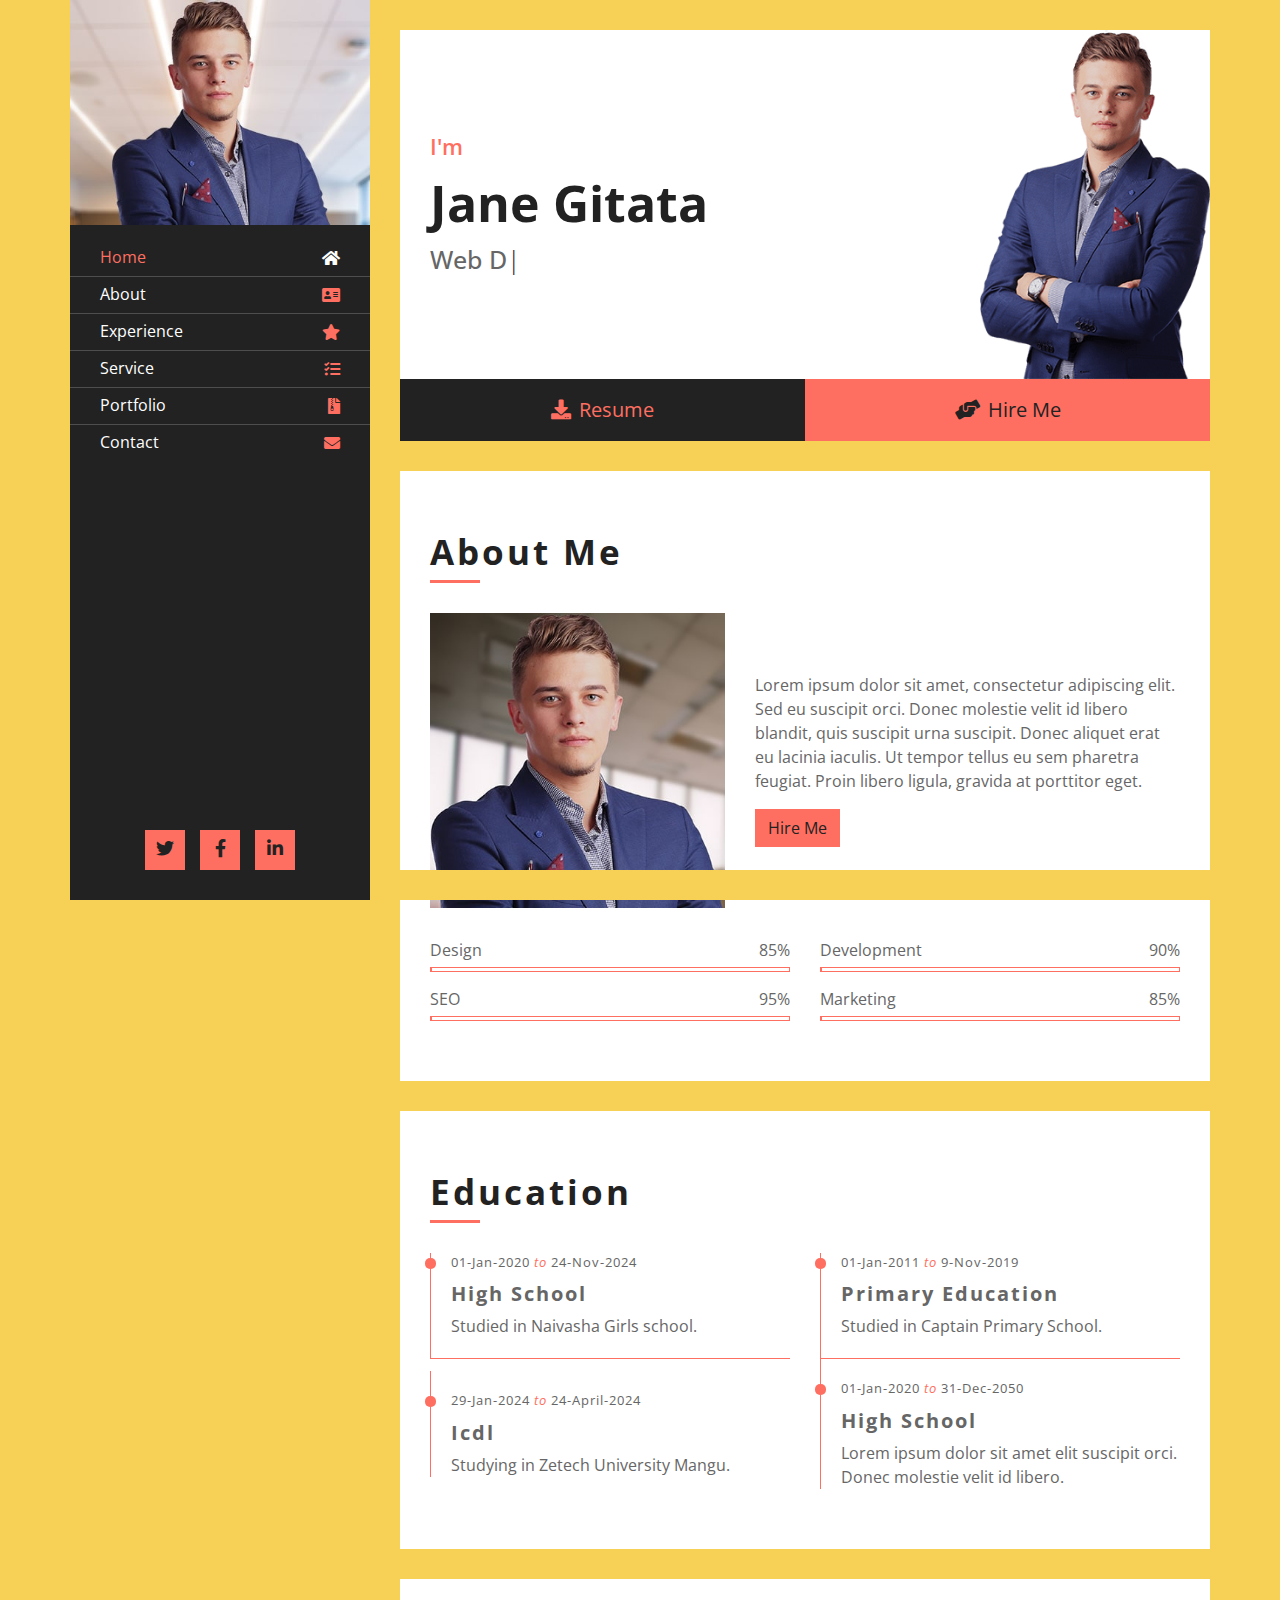
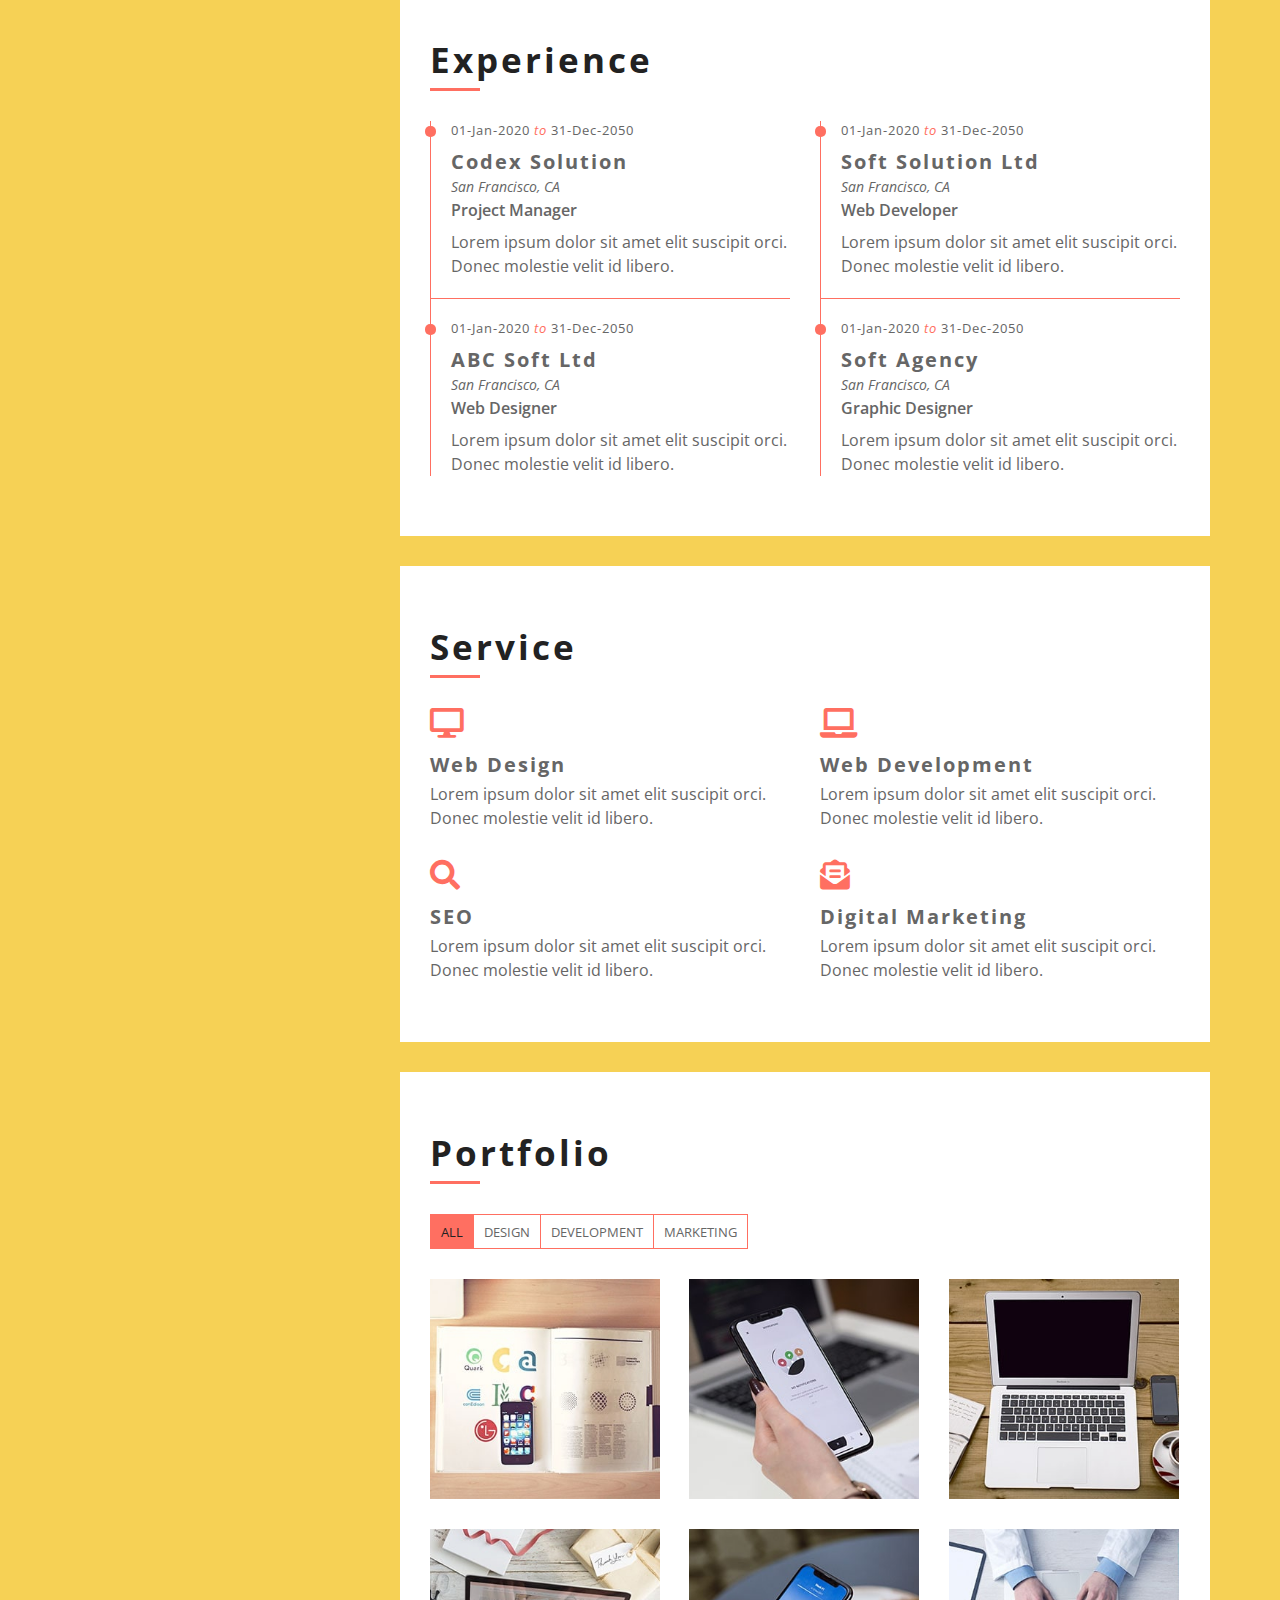
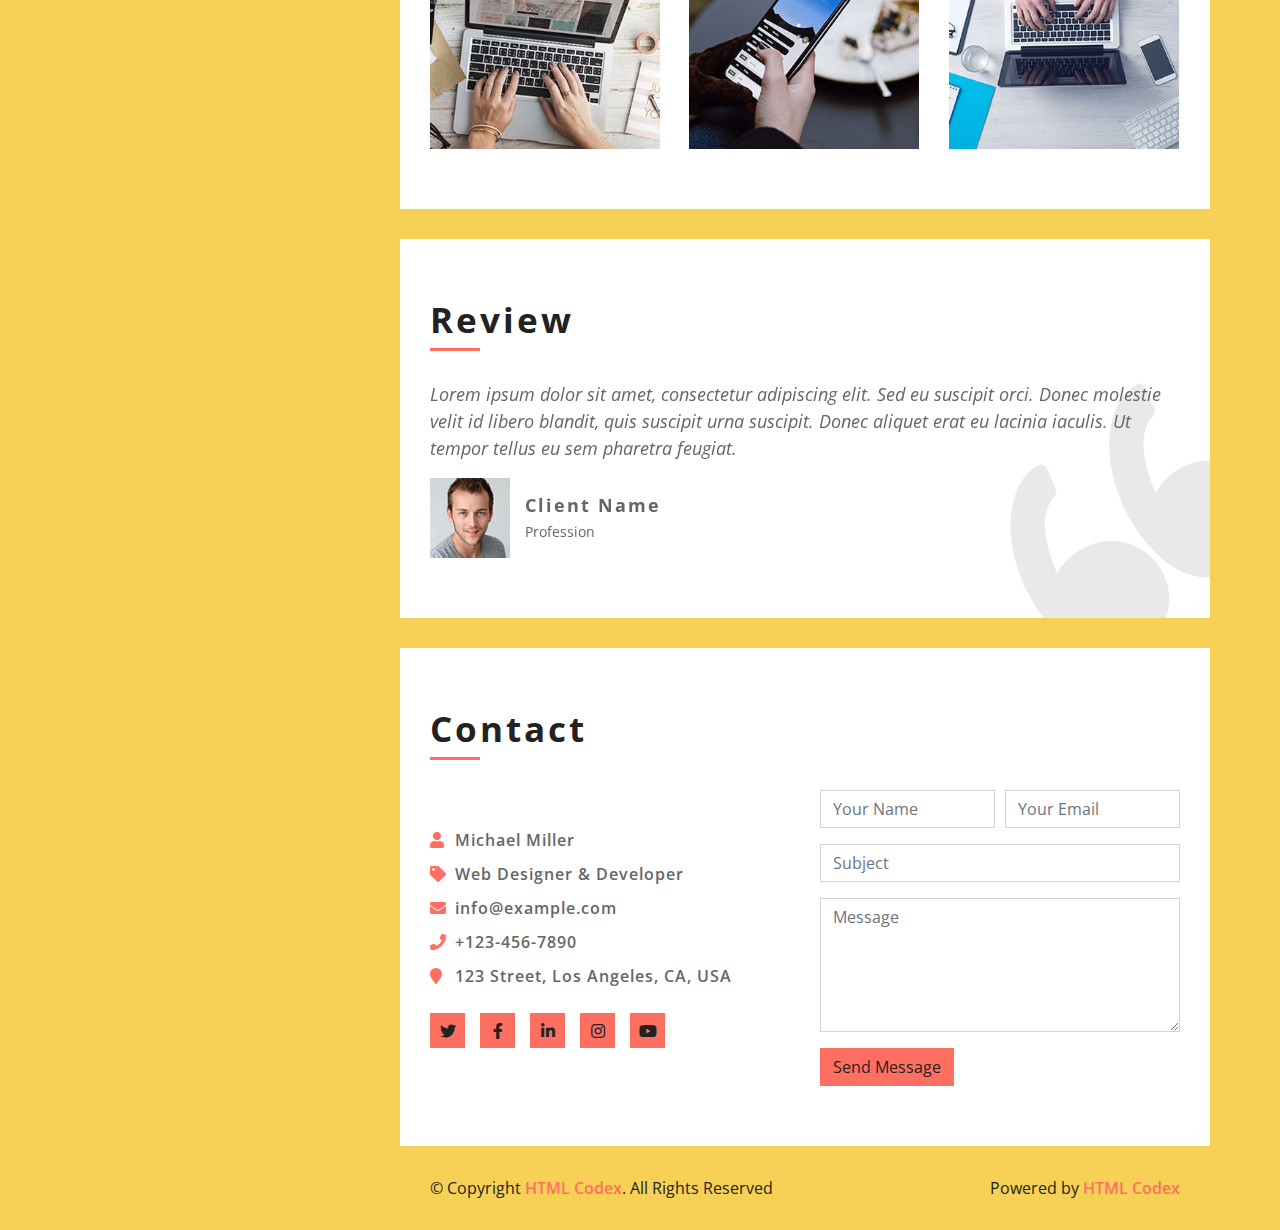
<file: resume-production/index.html>
<!DOCTYPE html>
<html lang="en">
    <head>
        <meta charset="utf-8">
        <title>Jane Gitata</title>
        <meta content="width=device-width, initial-scale=1.0" name="viewport">
        <meta content="Resume Website Template Free Download" name="keywords">
        <meta content="Resume Website Template Free Download" name="description">

        <!-- Favicon -->
        <link href="img/favicon.ico" rel="icon">

        <!-- Google Fonts -->
        <link href="https://fonts.googleapis.com/css2?family=Open+Sans:300;400;600;700;800&display=swap" rel="stylesheet">

        <!-- CSS Libraries -->
        <link href="https://stackpath.bootstrapcdn.com/bootstrap/4.4.1/css/bootstrap.min.css" rel="stylesheet">
        <link href="https://cdnjs.cloudflare.com/ajax/libs/font-awesome/5.10.0/css/all.min.css" rel="stylesheet">
        <link href="lib/slick/slick.css" rel="stylesheet">
        <link href="lib/slick/slick-theme.css" rel="stylesheet">
        <link href="lib/lightbox/css/lightbox.min.css" rel="stylesheet">

        <!-- Template Stylesheet -->
        <link href="css/style.css" rel="stylesheet">
    </head>

    <body data-spy="scroll" data-target=".navbar" data-offset="51">
        <div class="wrapper">
            <div class="sidebar">
                <div class="sidebar-header">
                    <img src="img/profile.jpg" alt="Image">
                </div>
                <div class="sidebar-content">
                    <nav class="navbar navbar-expand-md bg-dark navbar-dark">
                        <a href="#" class="navbar-brand">Navigation</a>
                        <button type="button" class="navbar-toggler" data-toggle="collapse" data-target="#navbarCollapse">
                            <span class="navbar-toggler-icon"></span>
                        </button>
                        <div class="collapse navbar-collapse" id="navbarCollapse">
                            <ul class="nav navbar-nav">
                                <li class="nav-item">
                                    <a class="nav-link" href="#header">Home<i class="fa fa-home"></i></a>
                                </li>
                                <li class="nav-item">
                                    <a class="nav-link" href="#about">About<i class="fa fa-address-card"></i></a>
                                </li>
                                <li class="nav-item">
                                    <a class="nav-link" href="#experience">Experience<i class="fa fa-star"></i></a>
                                </li>
                                <li class="nav-item">
                                    <a class="nav-link" href="#service">Service<i class="fa fa-tasks"></i></a>
                                </li>
                                <li class="nav-item">
                                    <a class="nav-link" href="#portfolio">Portfolio<i class="fa fa-file-archive"></i></a>
                                </li>
                                <li class="nav-item">
                                    <a class="nav-link" href="#contact">Contact<i class="fa fa-envelope"></i></a>
                                </li>
                            </ul>
                        </div>
                    </nav>
                </div>
                <div class="sidebar-footer">
                    <a href="#"><i class="fab fa-twitter"></i></a>
                    <a href="#"><i class="fab fa-facebook-f"></i></a>
                    <a href="#"><i class="fab fa-linkedin-in"></i></a>
                </div>
            </div>
            <div class="content">
                <!-- Header Start -->
                <div class="header" id="header">
                    <div class="content-inner">
                        <p>I'm</p>
                        <h1>Jane Gitata</h1>
                        <h2></h2>
                        <div class="typed-text">Web Designer, Web Developer, Front End Developer, Apps Developer, Graphic Designer</div>
                    </div>
                </div>
                <!-- Header End -->
                
                <!-- Large Button Start -->
                <div class="large-btn">
                    <div class="content-inner">
                        <a class="btn" href="#"><i class="fa fa-download"></i>Resume</a>
                        <a class="btn" href="#"><i class="fa fa-hands-helping"></i>Hire Me</a>
                    </div>
                </div>
                <!-- Large Button End -->
                
                <!-- About Start -->
                <div class="about" id="about">
                    <div class="content-inner">
                        <div class="content-header">
                            <h2>About Me</h2>
                        </div>
                        <div class="row align-items-center">
                            <div class="col-md-6 col-lg-5">
                                <img src="img/about.jpg" alt="Image">
                            </div>
                            <div class="col-md-6 col-lg-7">
                                <p>
                                    Lorem ipsum dolor sit amet, consectetur adipiscing elit. Sed eu suscipit orci. Donec molestie velit id libero blandit, quis suscipit urna suscipit. Donec aliquet erat eu lacinia iaculis. Ut tempor tellus eu sem pharetra feugiat. Proin libero ligula, gravida at porttitor eget.
                                </p>
                                <a class="btn" href="#">Hire Me</a>
                            </div>
                        </div>
                        <div class="row">
                            <div class="col-md-6">
                                <div class="skills">
                                    <div class="skill-name">
                                        <p>Design</p><p>85%</p>
                                    </div>
                                    <div class="progress">
                                        <div class="progress-bar" role="progressbar" aria-valuenow="85" aria-valuemin="0" aria-valuemax="100"></div>
                                    </div>
                                    <div class="skill-name">
                                        <p>SEO</p><p>95%</p>
                                    </div>
                                    <div class="progress">
                                        <div class="progress-bar" role="progressbar" aria-valuenow="95" aria-valuemin="0" aria-valuemax="100"></div>
                                    </div>
                                </div>
                            </div>
                            <div class="col-md-6">
                                <div class="skills">
                                    <div class="skill-name">
                                        <p>Development</p><p>90%</p>
                                    </div>
                                    <div class="progress">
                                        <div class="progress-bar" role="progressbar" aria-valuenow="90" aria-valuemin="0" aria-valuemax="100"></div>
                                    </div>
                                    <div class="skill-name">
                                        <p>Marketing</p><p>85%</p>
                                    </div>
                                    <div class="progress">
                                        <div class="progress-bar" role="progressbar" aria-valuenow="85" aria-valuemin="0" aria-valuemax="100"></div>
                                    </div>
                                </div>
                            </div>
                        </div>
                    </div>
                </div>
                <!-- About End -->
                
                <!-- Education Start -->
                <div class="education" id="education">
                    <div class="content-inner">
                        <div class="content-header">
                            <h2>Education</h2>
                        </div>
                        <div class="row align-items-center">
                            <div class="col-md-6">
                                <div class="edu-col">
                                    <span>01-Jan-2020 <i>to</i> 24-Nov-2024</span>
                                    <h3>High School</h3>
                                    <p>Studied in Naivasha Girls school.</p>
                                </div>
                            </div>
                            <div class="col-md-6">
                                <div class="edu-col">
                                    <span>01-Jan-2011 <i>to</i> 9-Nov-2019</span>
                                    <h3>Primary Education</h3>
                                    <p>Studied in Captain Primary School.</p>
                                </div>
                            </div>
                            <div class="col-md-6">
                                <div class="edu-col">
                                    <span>29-Jan-2024 <i>to</i> 24-April-2024</span>
                                    <h3>Icdl</h3>
                                    <p>Studying in Zetech University Mangu.</p>
                                </div>
                            </div>
                            <div class="col-md-6">
                                <div class="edu-col">
                                    <span>01-Jan-2020 <i>to</i> 31-Dec-2050</span>
                                    <h3>High School</h3>
                                    <p>Lorem ipsum dolor sit amet elit suscipit orci. Donec molestie velit id libero.</p>
                                </div>
                            </div>
                        </div>
                    </div>
                </div>
                <!-- Education Start -->
                
                <!-- Experience Start -->
                <div class="experience" id="experience">
                    <div class="content-inner">
                        <div class="content-header">
                            <h2>Experience</h2>
                        </div>
                        <div class="row align-items-center">
                            <div class="col-md-6">
                                <div class="exp-col">
                                    <span>01-Jan-2020 <i>to</i> 31-Dec-2050</span>
                                    <h3>Codex Solution</h3>
                                    <h4>San Francisco, CA</h4>
                                    <h5>Project Manager</h5>
                                    <p>Lorem ipsum dolor sit amet elit suscipit orci. Donec molestie velit id libero.</p>
                                </div>
                            </div>
                            <div class="col-md-6">
                                <div class="exp-col">
                                    <span>01-Jan-2020 <i>to</i> 31-Dec-2050</span>
                                    <h3>Soft Solution Ltd</h3>
                                    <h4>San Francisco, CA</h4>
                                    <h5>Web Developer</h5>
                                    <p>Lorem ipsum dolor sit amet elit suscipit orci. Donec molestie velit id libero.</p>
                                </div>
                            </div>
                            <div class="col-md-6">
                                <div class="exp-col">
                                    <span>01-Jan-2020 <i>to</i> 31-Dec-2050</span>
                                    <h3>ABC Soft Ltd</h3>
                                    <h4>San Francisco, CA</h4>
                                    <h5>Web Designer</h5>
                                    <p>Lorem ipsum dolor sit amet elit suscipit orci. Donec molestie velit id libero.</p>
                                </div>
                            </div>
                            <div class="col-md-6">
                                <div class="exp-col">
                                    <span>01-Jan-2020 <i>to</i> 31-Dec-2050</span>
                                    <h3>Soft Agency</h3>
                                    <h4>San Francisco, CA</h4>
                                    <h5>Graphic Designer</h5>
                                    <p>Lorem ipsum dolor sit amet elit suscipit orci. Donec molestie velit id libero.</p>
                                </div>
                            </div>
                        </div>
                    </div>
                </div>
                <!-- Experience Start -->
                
                <!-- Service Start -->
                <div class="service" id="service">
                    <div class="content-inner">
                        <div class="content-header">
                            <h2>Service</h2>
                        </div>
                        <div class="row align-items-center">
                            <div class="col-md-6">
                                <div class="srv-col">
                                    <i class="fa fa-desktop"></i>
                                    <h3>Web Design</h3>
                                    <p>Lorem ipsum dolor sit amet elit suscipit orci. Donec molestie velit id libero.</p>
                                </div>
                            </div>
                            <div class="col-md-6">
                                <div class="srv-col">
                                    <i class="fa fa-laptop"></i>
                                    <h3>Web Development</h3>
                                    <p>Lorem ipsum dolor sit amet elit suscipit orci. Donec molestie velit id libero.</p>
                                </div>
                            </div>
                            <div class="col-md-6">
                                <div class="srv-col">
                                    <i class="fa fa-search"></i>
                                    <h3>SEO</h3>
                                    <p>Lorem ipsum dolor sit amet elit suscipit orci. Donec molestie velit id libero.</p>
                                </div>
                            </div>
                            <div class="col-md-6">
                                <div class="srv-col">
                                    <i class="fa fa-envelope-open-text"></i>
                                    <h3>Digital Marketing</h3>
                                    <p>Lorem ipsum dolor sit amet elit suscipit orci. Donec molestie velit id libero.</p>
                                </div>
                            </div>
                        </div>
                    </div>
                </div>
                <!-- Service Start -->
                
                <!-- Portfolio Start -->
                <div class="portfolio" id="portfolio">
                    <div class="content-inner">
                        <div class="content-header">
                            <h2>Portfolio</h2>
                        </div>
                        <div class="row">
                            <div class="col-lg-12">
                                <ul id="portfolio-flters">
                                    <li data-filter="*" class="filter-active">All</li>
                                    <li data-filter=".web-des">Design</li>
                                    <li data-filter=".web-dev">Development</li>
                                    <li data-filter=".dig-mar">Marketing</li>
                                </ul>
                            </div>
                        </div>
                        <div class="row portfolio-container">
                            <div class="col-lg-4 col-md-6 portfolio-item web-des">
                                <div class="portfolio-wrap">
                                    <figure>
                                        <img src="img/portfolio-1.jpg" class="img-fluid" alt="">
                                        <a href="img/portfolio-1.jpg" data-lightbox="portfolio" data-title="Project Name" class="link-preview" title="Preview"><i class="fa fa-eye"></i></a>
                                        <a href="#" class="link-details" title="More Details"><i class="fa fa-link"></i></a>
                                        <a class="portfolio-title" href="#">Project Name <span>Web Design</span></a>
                                    </figure>
                                </div>
                            </div>

                            <div class="col-lg-4 col-md-6 portfolio-item web-des">
                                <div class="portfolio-wrap">
                                    <figure>
                                        <img src="img/portfolio-2.jpg" class="img-fluid" alt="">
                                        <a href="img/portfolio-2.jpg" class="link-preview" data-lightbox="portfolio" data-title="Project Name" title="Preview"><i class="fa fa-eye"></i></a>
                                        <a href="#" class="link-details" title="More Details"><i class="fa fa-link"></i></a>
                                        <a class="portfolio-title" href="#">Project Name <span>Web Design</span></a>
                                    </figure>
                                </div>
                            </div>

                            <div class="col-lg-4 col-md-6 portfolio-item web-dev">
                                <div class="portfolio-wrap">
                                    <figure>
                                        <img src="img/portfolio-3.jpg" class="img-fluid" alt="">
                                        <a href="img/portfolio-3.jpg" class="link-preview" data-lightbox="portfolio" data-title="Project Name" title="Preview"><i class="fa fa-eye"></i></a>
                                        <a href="#" class="link-details" title="More Details"><i class="fa fa-link"></i></a>
                                        <a class="portfolio-title" href="#">Project Name <span>Web Development</span></a>
                                    </figure>
                                </div>
                            </div>

                            <div class="col-lg-4 col-md-6 portfolio-item web-dev">
                                <div class="portfolio-wrap">
                                    <figure>
                                        <img src="img/portfolio-4.jpg" class="img-fluid" alt="">
                                        <a href="img/portfolio-4.jpg" class="link-preview" data-lightbox="portfolio" data-title="Project Name" title="Preview"><i class="fa fa-eye"></i></a>
                                        <a href="#" class="link-details" title="More Details"><i class="fa fa-link"></i></a>
                                        <a class="portfolio-title" href="#">Project Name <span>Web Development</span></a>
                                    </figure>
                                </div>
                            </div>

                            <div class="col-lg-4 col-md-6 portfolio-item dig-mar">
                                <div class="portfolio-wrap">
                                    <figure>
                                        <img src="img/portfolio-5.jpg" class="img-fluid" alt="">
                                        <a href="img/portfolio-5.jpg" class="link-preview" data-lightbox="portfolio" data-title="Project Name" title="Preview"><i class="fa fa-eye"></i></a>
                                        <a href="#" class="link-details" title="More Details"><i class="fa fa-link"></i></a>
                                        <a class="portfolio-title" href="#">Project Name <span>Digital Marketing</span></a>
                                    </figure>
                                </div>
                            </div>

                            <div class="col-lg-4 col-md-6 portfolio-item dig-mar">
                                <div class="portfolio-wrap">
                                    <figure>
                                        <img src="img/portfolio-6.jpg" class="img-fluid" alt="">
                                        <a href="img/portfolio-6.jpg" class="link-preview" data-lightbox="portfolio" data-title="Project Name" title="Preview"><i class="fa fa-eye"></i></a>
                                        <a href="#" class="link-details" title="More Details"><i class="fa fa-link"></i></a>
                                        <a class="portfolio-title" href="#">Project Name <span>Digital Marketing</span></a>
                                    </figure>
                                </div>
                            </div>
                        </div>
                    </div>
                </div>
                <!-- Portfolio Start -->
                
                <!-- Review Start -->
                <div class="review" id="review">
                    <div class="content-inner">
                        <div class="content-header">
                            <h2>Review</h2>
                        </div>
                        <div class="row align-items-center review-slider">
                            <div class="col-md-12">
                                <div class="review-slider-item">
                                    <div class="review-text">
                                        <p>
                                            Lorem ipsum dolor sit amet, consectetur adipiscing elit. Sed eu suscipit orci. Donec molestie velit id libero blandit, quis suscipit urna suscipit. Donec aliquet erat eu lacinia iaculis. Ut tempor tellus eu sem pharetra feugiat.
                                        </p>
                                    </div>
                                    <div class="review-img">
                                        <img src="img/review-1.jpg" alt="Image">
                                        <div class="review-name">
                                            <h3>Client Name</h3>
                                            <p>Profession</p>
                                        </div>
                                    </div>
                                </div>
                            </div>
                            <div class="col-md-12">
                                <div class="review-slider-item">
                                    <div class="review-text">
                                        <p>
                                            Lorem ipsum dolor sit amet, consectetur adipiscing elit. Sed eu suscipit orci. Donec molestie velit id libero blandit, quis suscipit urna suscipit. Donec aliquet erat eu lacinia iaculis. Ut tempor tellus eu sem pharetra feugiat.
                                        </p>
                                    </div>
                                    <div class="review-img">
                                        <img src="img/review-2.jpg" alt="Image">
                                        <div class="review-name">
                                            <h3>Client Name</h3>
                                            <p>Profession</p>
                                        </div>
                                    </div>
                                </div>
                            </div>
                            <div class="col-md-12">
                                <div class="review-slider-item">
                                    <div class="review-text">
                                        <p>
                                            Lorem ipsum dolor sit amet, consectetur adipiscing elit. Sed eu suscipit orci. Donec molestie velit id libero blandit, quis suscipit urna suscipit. Donec aliquet erat eu lacinia iaculis. Ut tempor tellus eu sem pharetra feugiat.
                                        </p>
                                    </div>
                                    <div class="review-img">
                                        <img src="img/review-3.jpg" alt="Image">
                                        <div class="review-name">
                                            <h3>Client Name</h3>
                                            <p>Profession</p>
                                        </div>
                                    </div>
                                </div>
                            </div>
                        </div>
                    </div>
                </div>
                <!-- Review End -->
                
                <!-- Contact Start -->
                <div class="contact" id="contact">
                    <div class="content-inner">
                        <div class="content-header">
                            <h2>Contact</h2>
                        </div>
                        <div class="row align-items-center">
                            <div class="col-md-6">
                                <div class="contact-info">
                                    <p><i class="fa fa-user"></i>Michael Miller</p>
                                    <p><i class="fa fa-tag"></i>Web Designer & Developer</p>
                                    <p><i class="fa fa-envelope"></i><a href="mailto:info@example.com">info@example.com</a></p>
                                    <p><i class="fa fa-phone"></i><a href="tel:+1234567890">+123-456-7890</a></p>
                                    <p><i class="fa fa-map-marker"></i>123 Street, Los Angeles, CA, USA</p>
                                    <div class="social">
                                        <a class="btn" href=""><i class="fab fa-twitter"></i></a>
                                        <a class="btn" href=""><i class="fab fa-facebook-f"></i></a>
                                        <a class="btn" href=""><i class="fab fa-linkedin-in"></i></a>
                                        <a class="btn" href=""><i class="fab fa-instagram"></i></a>
                                        <a class="btn" href=""><i class="fab fa-youtube"></i></a>
                                    </div>
                                </div>
                            </div>
                            <div class="col-md-6">
                                <div class="form">
                                    <form>
                                        <div class="form-row">
                                            <div class="form-group col-md-6">
                                                <input type="text" class="form-control" placeholder="Your Name" />
                                            </div>
                                            <div class="form-group col-md-6">
                                                <input type="email" class="form-control" placeholder="Your Email" />
                                            </div>
                                        </div>
                                        <div class="form-group">
                                            <input type="text" class="form-control" placeholder="Subject" />
                                        </div>
                                        <div class="form-group">
                                            <textarea class="form-control" rows="5" placeholder="Message"></textarea>
                                        </div>
                                        <div><button class="btn" type="submit">Send Message</button></div>
                                    </form>
                                </div>
                            </div>
                        </div>
                    </div>
                </div>
                <!-- Contact End -->
                
                <!-- Footer Start -->
                <div class="footer">
                    <div class="content-inner">
                        <div class="row align-items-center">
                            <div class="col-md-6">
                                <p>&copy; Copyright <a href="https://htmlcodex.com">HTML Codex</a>. All Rights Reserved</p>
                            </div>
                            <div class="col-md-6">
                                <p>Powered by <a href="https://htmlcodex.com">HTML Codex</a></p>
                            </div>
                        </div>
                    </div>
                </div>
                <!-- Footer Start -->
            </div>
        </div>
        
        <!-- Back to Top -->
        <a href="#" class="back-to-top"><i class="fa fa-angle-double-up"></i></a>
        
        <!-- JavaScript Libraries -->
        <script src="https://code.jquery.com/jquery-3.4.1.min.js"></script>
        <script src="https://stackpath.bootstrapcdn.com/bootstrap/4.4.1/js/bootstrap.bundle.min.js"></script>
        <script src="lib/easing/easing.min.js"></script>
        <script src="lib/slick/slick.min.js"></script>
        <script src="lib/typed/typed.min.js"></script>
        <script src="lib/waypoints/waypoints.min.js"></script>
        <script src="lib/isotope/isotope.pkgd.min.js"></script>
        <script src="lib/lightbox/js/lightbox.min.js"></script>
        
        <!-- Template Javascript -->
        <script src="js/main.js"></script>
    </body>
</html>
</file>
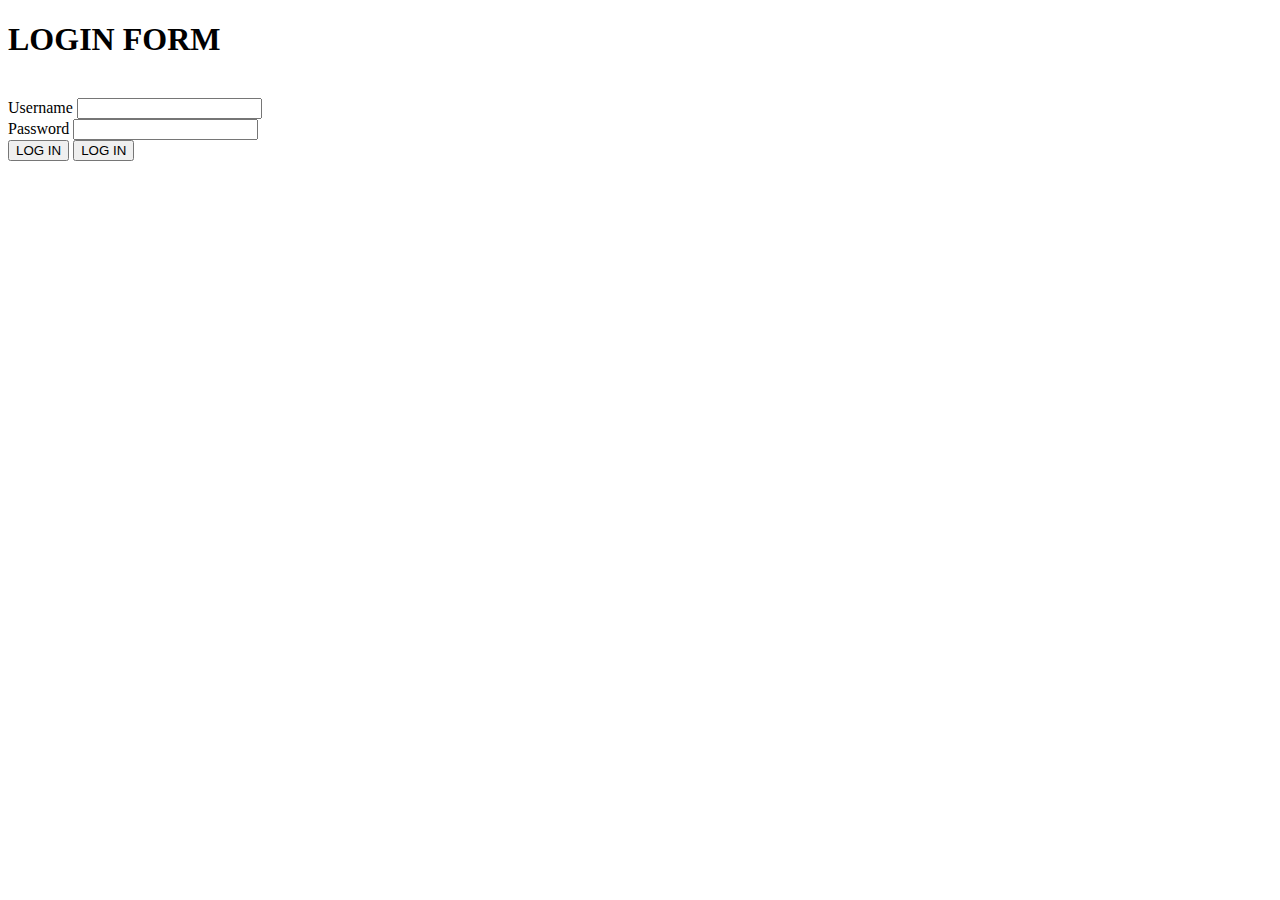
<file: week_5/web_design/index.html>
<!DOCTYPE html>
<html lang="en">
<head>
    <meta charset="UTF-8">
    <meta name="viewport" content="width=device-width, initial-scale=1.0">
    <title>Document</title>
</head>
<body>
   <h1> LOGIN FORM </h1>
   <img scr="C:\Users\RCT\Desktop\inspire_stem\inspire_stem\week_5\web_design\images\woman.png">
   <br/>
   <label>Username</label>
   <input type="text">
   <br/>
   <label>Password</label>
   <input type="Password">
   <br/>
   <button>LOG IN</button>
   <a href="users.html"><button>LOG IN</button></a>
</body>
</html>
</file>
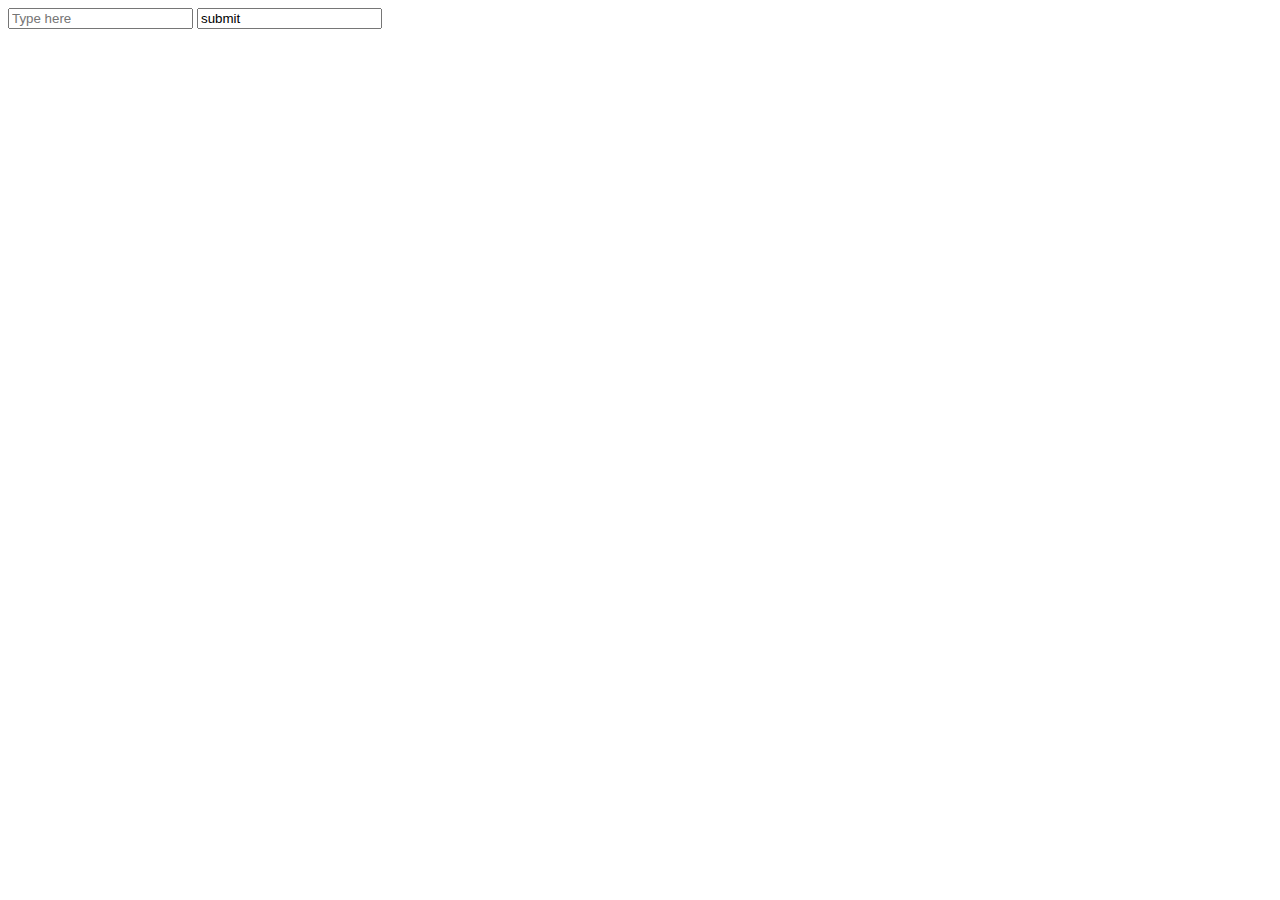
<file: week_6/JS_LESSON/index.html>
<!DOCTYPE html>
<html lang="en">
<head>
    <meta charset="UTF-8">
    <meta name="viewport" content="width=device-width, initial-scale=1.0">
    <title>lesson</title>
</head>
<body>
    <input type ="text" id ="input field" placeholder="Type here">
    <input type ="buttton" value="submit" onclick="saveItem()">
    <p id="showMessage"></p>
 <script src="app.js"></script>   
</body>
</html>
</file>
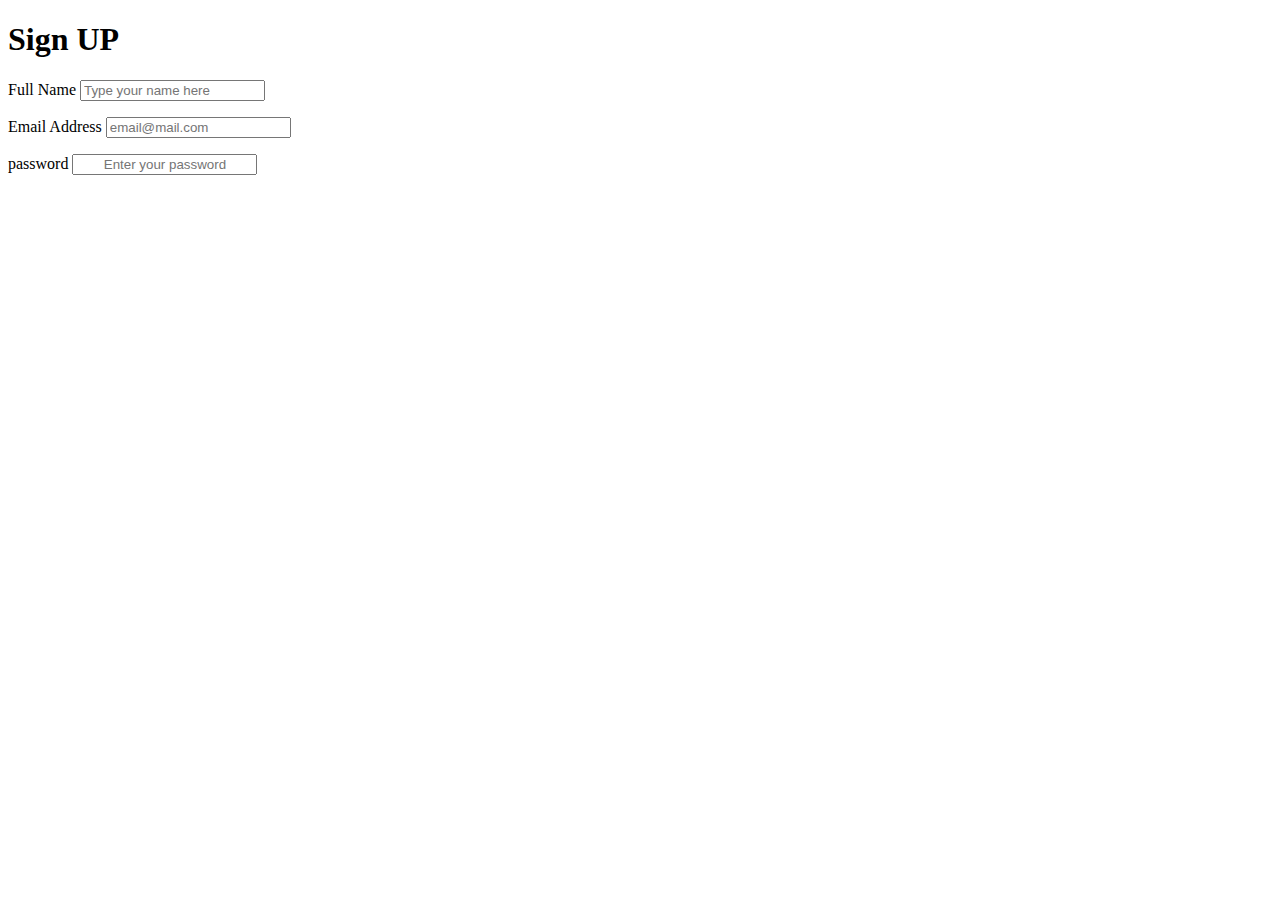
<file: week_6/validator/index.html>
<!DOCTYPE html>
<html lang="en">
<head>
    <meta charset="UTF-8">
    <meta name="viewport" content="width=device-width, initial-scale=1.0">
    <title>Form validator</title>
</head>
<body>
    <div class ="container">
        <div class ="box">
            <header class="signup-header">
                <h1>Sign UP</h1>
            </header>
            <main class ="signup-body">
                <form action="#">
                    <p>
                        <label for="name">Full Name</label>
                        <input type ="text"name="name"id="" placeholder="Type your name here">
                        <span id ="nameError"></span>
                    </p>
                    <p>
                        <label for="email">Email Address</label>
                        <input type="email" name="email" id="email"placeholder="email@mail.com">
                        <span id="emailError"></span>
                    </p>
                    <p>
                        <label for="password">password</label>
                        <input type="password" name="password" id="password" placeholder="Enter your password" style =text-align:center>
                        <span id ="passwordError"></span>
                    </p>
                </form>
            </main>
    </div>
</body>
<script src="app.js"></script>
</html>
</file>
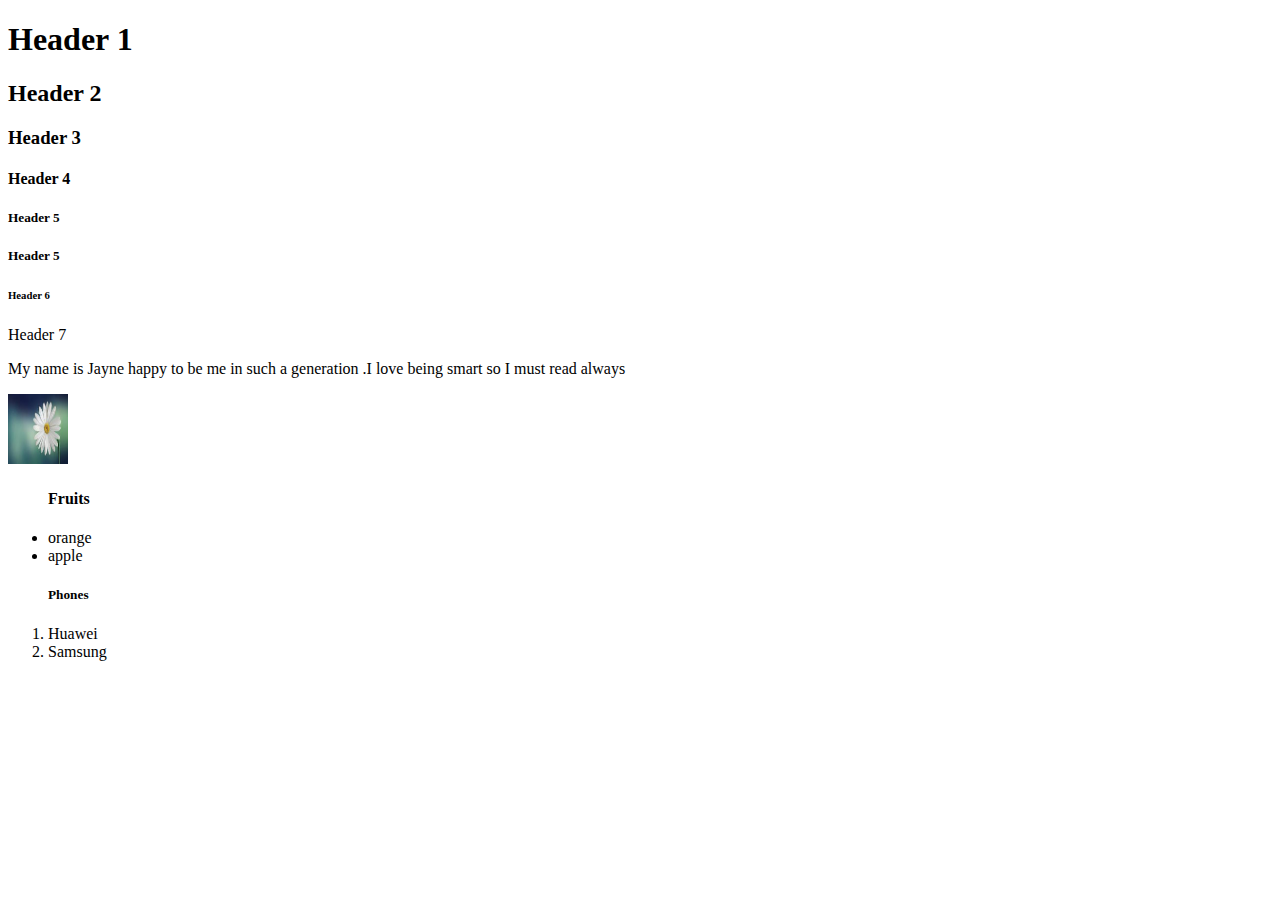
<file: week_5/web_design/bouncing_ball.html>
<!DOCTYPE html>
<html lang="en">
<head>
    <meta charset="UTF-8">
    <meta name="viewport" content="width=device-width, initial-scale=1.0">
    <title></title>
    <link rel ="style sheet" href= "/week_5/web_design/ball.css">
</head>

<body>
    <div>
        <h1 class=Header-1>Header 1</h1>
        <h2>Header 2</h2>
        <h3>Header 3</h3>
        <h4>Header 4</h4>
        <h5>Header 5</h5>
        <h5>Header 5</h5>
        <h6>Header 6</h6>
        <h7>Header 7</h7>
        <p>My name is Jayne     happy to be me in such a generation .I love being smart so I must read always</p>
        <img src="[data-uri]"
        width="60" height="70"/>

    </div>
    <section>
        <ul>
            <h4>Fruits</h4>
            <li>orange</li>
            <li>apple</li>
        </ul>
        <ol>
            <h5>Phones</h5>
            <li>Huawei</li>
            <li>Samsung</li>
        </ol>
    </section>
    <section class="ball"id="bouncing"></section>
    

</body>
</html>
</file>
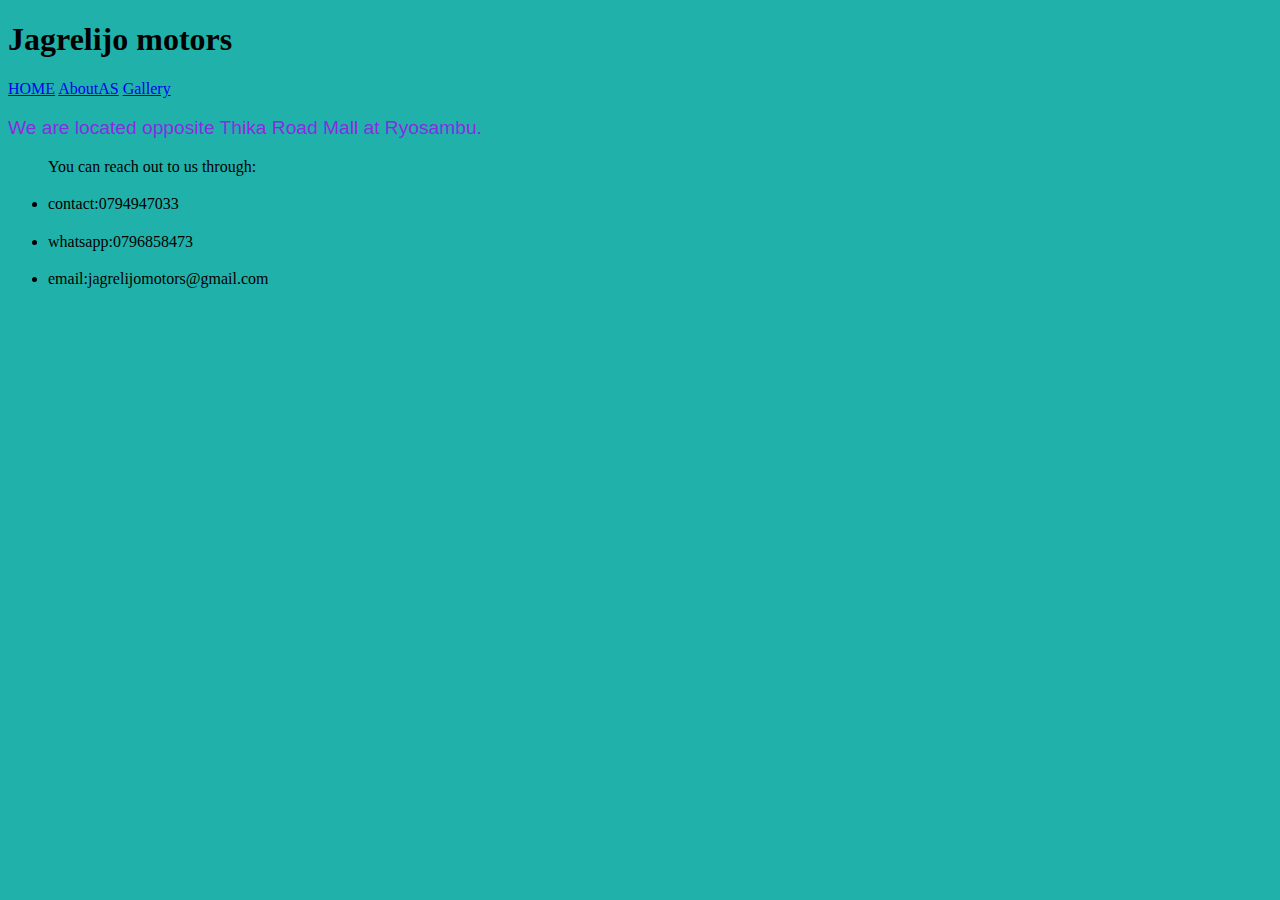
<file: week_6/JS_LESSON/AboutAs.html>
<!DOCTYPE html>
<html lang="en">
<head>
    <meta charset="UTF-8">
    <meta name="viewport" content="width=device-width, initial-scale=1.0">
    <title>Car selling website</title>
    <link rel="stylesheet" href="aboutas.css">
</head>
<body>
    <h1>Jagrelijo motors</h1>
    <div >
        <a href="C:\Users\RCT\Desktop\inspire_stem\week_6\JS_LESSON\Home.html">HOME</a>
        <a href="AboutAs.html">AboutAS</a>
        <a href="C:\Users\RCT\Desktop\inspire_stem\week_6\JS_LESSON\Gallery.html">Gallery</a>
    </div>
   <div id ="AboutAS">
    <p>We are located opposite Thika Road Mall  at Ryosambu.</p>
        <ul>You can reach out to us through:
            <p></p>
        <li>contact:0794947033</li>
        <p></p>
        <li>whatsapp:0796858473</li>
        <p></p>
        <li>email:jagrelijomotors@gmail.com</li>
        </ul>   
   </div>
    
</body>
</html>
</file>
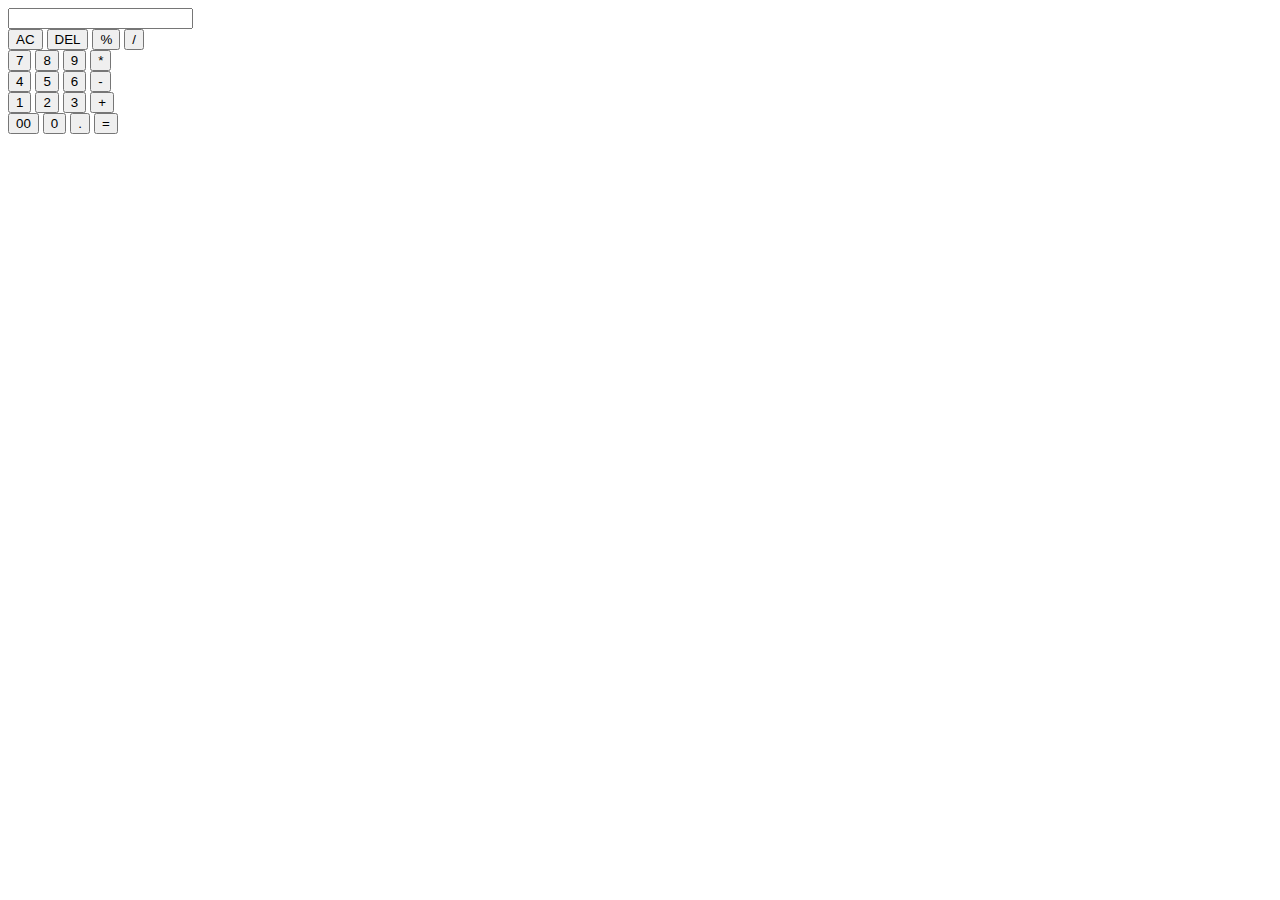
<file: week_5/web_design/calc/calc.html>
<!DOCTYPE html>
<html lang="en">
<head>
    <meta charset="UTF-8">
    <meta name="viewport" content="width=device-width, initial-scale=1.0">
    <title>Calculator</title>
    <link rel="stylesheet"href="C:\Users\RCT\Desktop\inspire_stem\week_5\web_design\calc\calc.css">
</head>
<body>
    <div class ="container">
        <div class="calculator">
        <input type="text"id="inputbox">
        
        <div> 
            <button class ="button operator">AC</button>
            <button class ="button operator">DEL</button>
            <button class ="button operator">%</button>
            <button class ="button operator">/</button>  
            </div>        
            
        <div>
            <button class ="button ">7</button>
            <button class ="button ">8</button>
            <button class ="button ">9</button>
            <button class ="button operator">*</button>
       </div>

       <div>
       <button class ="button ">4</button>
       <button class ="button ">5</button>
       <button class ="button ">6</button>
       <button class ="button operator">-</button>
      </div>
      <div>
      <button class ="button ">1</button>
      <button class ="button ">2</button>
      <button class ="button ">3</button>
      <button class ="button operator">+</button>
     </div>
     <div>
     <button class ="button ">00</button>
     <button class ="button ">0</button>
     <button class ="button ">.</button>
     <button class ="button equalButton">=</button>
     </div>

</div>
</div>
 <script src ="calc.js"></script>   
</body>
</html>
</file>
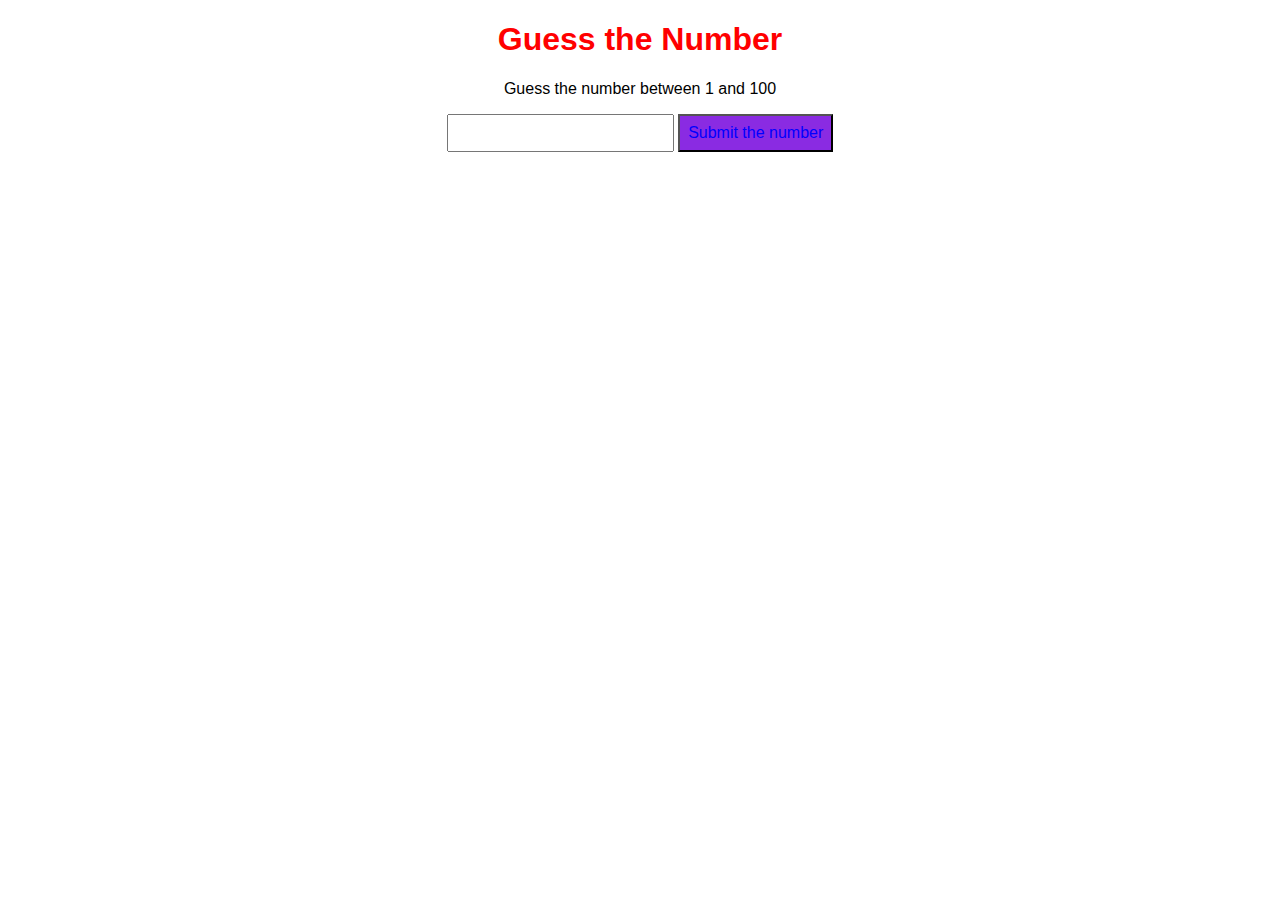
<file: week_5/web_design/guess_game/guess.html>
<!DOCTYPE html>
<html lang="en">
<head>
    <meta charset="UTF-8">
    <meta name="viewport" content="width=device-width, initial-scale=1.0">
    <title>Document</title>
    <link rel="stylesheet" href="style.css">
</head>
<body>
    <h1>Guess the Number</h1>
    <p>Guess the number between 1 and 100</p>
    <input type="text"id="guessField"/>
    <button onclick="checkGuess()">Submit the number</button>
    <p id ="message"></p>
    <script ref="javascript" src="guess.js"></script>
    
</body>
</html>
</file>
<file: resume-production/css/style.css>
/**********************************/
/********** General CSS ***********/
/**********************************/
body {
    color: #666666;
    background: #F6D155;
    font-family: 'Open Sans', sans-serif;
}

a {
    color: #222222;
    transition: all .3s;
}

a:hover,
a:active,
a:focus {
    color: #FF6F61;
    outline: none;
    text-decoration: none;
}

.btn:focus {
    box-shadow: none;
}


/**********************************/
/****** Layout with Sidebar *******/
/**********************************/
.wrapper {
    position: relative;
    margin: 0 auto;
    width: 100%;
    max-width: 1140px;
}

.wrapper .sidebar {
    position: relative;
    width: 100%;
    float: left;
    background: #222222;
}

.wrapper .content {
    position: relative;
    width: 100%;
    padding: 15px;
    float: left;
    background: #F6D155;
}

.wrapper .sidebar-header,
.wrapper .sidebar-footer {
    display: none;
}

.navbar {
    padding: 15px;
    background: #222222 !important;
}

.navbar-expand-md .navbar-nav .nav-item {
    width: 100%;
    border-top: 1px solid rgba(255, 255, 255, .2);
}

.navbar-expand-md .navbar-nav .nav-item:first-child{
    border-top: none;
}

.navbar-expand-md .navbar-nav .nav-link {
    color: #ffffff;
    padding: 5px 15px 7px 15px;
    transition: all .3s;
}

.navbar-expand-md .navbar-nav .nav-link i {
    color: #FF6F61;
    float: right;
    padding-top: 5px;
    transition: all .3s;
}

.navbar-expand-md .navbar-nav .nav-link:hover,
.navbar-expand-md .navbar-nav .nav-link.active {
    color: #FF6F61;
}

.navbar-expand-md .navbar-nav .nav-link:hover i,
.navbar-expand-md .navbar-nav .nav-link.active i{
    color: #ffffff;
}


.wrapper .sidebar,
.wrapper .content {
    -webkit-transition: margin 200ms ease-out;
    -moz-transition: margin 200ms ease-out;
    -o-transition: margin 200ms ease-out;
    transition: margin 200ms ease-out;
}

@media (min-width: 768px) {
    .wrapper .content {
        padding: 30px 0px 30px 30px;
    }
    
    .wrapper .content::before,
    .wrapper .content::after {
        position: fixed;
        content: "";
        width: 100%;
        height: 30px;
        background: #F6D155;
        z-index: 1;
    }
    
    .wrapper .content::before {
        top: 0;
    }
    
    .wrapper .content::after {
        bottom: 0;
    }
    
    .wrapper .sidebar {
        position: fixed;
        width: 300px;
        height: 100%;
        margin-left: -250px;
        float: left;
        overflow: auto;
        scrollbar-width: thin;
        scrollbar-color: gray;
        z-index: 2;
    }

    .wrapper .sidebar:hover {
        margin-left: 0px;
    }
    
    .wrapper .content {
        position: relative;
        width: calc(100% - 50px);
        margin-left: 50px;
        float: right;
    }
    
    .wrapper .sidebar:hover  .sidebar-header {
        position: relative;
        display: block;
        width: 100%;
    }

    .wrapper .sidebar .sidebar-header img {
        width: 100%;
        height: auto;
    }
    
    .navbar-brand {
        display: none;
    }
    
    .navbar {
        padding: 15px 0;
        flex-direction: column;
    }
    
    .wrapper .sidebar:hover .navbar-expand-md .navbar-nav .nav-link {
        padding: 5px 30px 7px 30px;
    }
    
    .wrapper .sidebar::-webkit-scrollbar {
        width: 7px;
    }

    .wrapper .sidebar::-webkit-scrollbar-track {
        -webkit-box-shadow: inset 0 0 6px rgba(0,0,0,0.1);
    }

    .wrapper .sidebar::-webkit-scrollbar-thumb {
        background-color: darkgrey;
        outline: 1px solid slategrey;
        border-radius: 7px
    }
    
    .navbar-brand {
        display: none;
    }
    
    .sidebar .sidebar-footer {
        width: 300px;
        position: fixed;
        bottom: 0;
        padding: 15px;
        font-size: 0;
        text-align: center;
        background: #222222;
    }
    
    .sidebar .sidebar-footer a {
        display: inline-block;
        width: 40px;
        height: 40px;
        padding: 5px 0;
        margin: 0 15px 15px 0;
        text-align: center;
        font-size: 18px;
        color: #222222;
        background: #FF6F61;
    }
    
    .sidebar .sidebar-footer a:last-child {
        margin-right: 0;
    }
    
    .sidebar .sidebar-footer a:hover {
        color: #FF6F61;
        background: #ffffff;
    }
    
    .sidebar:hover .sidebar-footer {
        display: block;
    }
}

@media (min-width: 992px) {
    .wrapper .sidebar {
        margin: 0;
    }

    .wrapper .content {
        width: calc(100% - 300px);
        margin-left: 300px;
    }

    .sidebar .sidebar-header {
        position: relative;
        display: block;
        width: 100%;
    }
    
    .navbar-expand-md .navbar-nav .nav-link {
        padding: 5px 30px 7px 30px;
    }
    
    .sidebar .sidebar-footer {
        display: block;
    }
}

@media (max-width: 1140px) {
    .wrapper .content {
        padding: 30px;
    }
}

@media (max-width: 576px) {
    .wrapper .content {
        padding: 15px;
    }
}


/**********************************/
/******** Back to Top CSS *********/
/**********************************/
.back-to-top {
    position: fixed;
    display: none;
    width: 30px;
    height: 30px;
    text-align: center;
    line-height: 1;
    font-size: 30px;
    right: 30px;
    bottom: 30px;
    transition: background 0.5s;
    z-index: 11;
}

.back-to-top i {
    color: #222222;
}

.back-to-top i:hover {
    color: #FF6F61;
}

.back-to-top {
    -webkit-animation: action 1s infinite  alternate;
    animation: action 1s infinite  alternate;
}

@-webkit-keyframes action {
    0% { transform: translateY(0); }
    100% { transform: translateY(-15px); }
}

@keyframes action {
    0% { transform: translateY(0); }
    100% { transform: translateY(-15px); }
}


/**********************************/
/*********** Header CSS ***********/
/**********************************/
.header {
    position: relative;
    background: #ffffff;
}

.header .content-inner {
    padding: 100px 30px;
    background: url(../img/profile.png) right bottom no-repeat;
    background-size: contain;
}

.header p {
    color: #FF6F61;
    font-size: 22px;
    font-weight: 600;
    margin-bottom: 10px;
}

.header h1 {
    color: #222222;
    font-size: 50px;
    font-weight: 700;
}

.header h2 {
    display: inline-block;
    margin: 0;
    height: 25px;
    font-size: 25px;
}

.header .typed-text {
    display: none;
}

.header .typed-cursor {
    font-size: 25px;
    font-weight: 300;
    color: #222222;
}

.large-btn .content-inner {
    font-size: 0;
    border-bottom: 30px solid #F6D155;
}

.large-btn .btn {
    position: relative;
    width: 50%;
    padding: 15px 0;
    color: #FF6F61;
    font-size: 20px;
    background: #222222;
    border-radius: 0;
}

.large-btn .btn:last-child {
    color: #222222;
    background: #FF6F61;
}

.large-btn .btn i {
    margin-right: 8px;
}

.large-btn .btn::after {
    position: absolute;
    content: "";
    width: 0;
    height: 100%;
    top: 0;
    left: 0;
    transition: all .3s;
}

.large-btn .btn:hover::after {
    width: 100%;
    background: rgba(255, 255, 255, .1);
}


/**********************************/
/******* Content Header CSS *******/
/**********************************/
.content-header {
    position: relative;
    width: 100%;
    margin-bottom: 30px;
    padding-bottom: 10px;
}

.content-header h2 {
    color: #222222;
    font-size: 35px;
    font-weight: 700;
    letter-spacing: 3px;
    margin: 0;
}

.content-header::after {
    content: '';
    position: absolute;
    display: block;
    width: 50px;
    height: 3px;
    bottom: 0;
    left: 0;
    background: #FF6F61;
}


/**********************************/
/*********** About CSS ************/
/**********************************/
.about {
    position: relative;
    padding: 60px 30px;
    background: #ffffff;
    border-bottom: 30px solid #F6D155;
}


.about img {
    width: 100%;
    height: auto;
}

@media(max-width: 767.98px) {
    .about img {
        margin-bottom: 15px;
    }
}

.about .btn {
    border-radius: 0;
    color: #222222;
    background: #FF6F61;
    transition: all .3s;
}

.about .btn:hover {
    color: #FF6F61;
    background: #222222;
}

.about .skills {
    padding-top: 15px;
}

.about .skill-name {
    margin-top: 15px;
}

.about .skill-name p {
    display: inline-block;
    margin-bottom: 5px;
    font-size: 16px;
    font-weight: 400;
}

.about .skill-name p:last-child {
    float: right;
}

.about .progress {
    height: 5px;
    border: 1px solid #FF6F61;
    border-radius: 0;
    background: #ffffff;
}

.about .progress .progress-bar {
    width: 1px;
    background: #FF6F61;
    border-radius: 0;
    transition: 1s;
}


/**********************************/
/********* Education CSS **********/
/**********************************/
.education {
    position: relative;
    padding: 60px 30px;
    background: #ffffff;
    border-bottom: 30px solid #F6D155;
}

.education .edu-col {
    position: relative;
    width: 100%;
    padding: 20px 0 20px 20px;
    border-left: 1px solid #FF6F61;
    border-bottom: 1px solid #FF6F61;
}

.education .col-md-6:first-child .edu-col {
    padding-top: 0;
}

.education .col-md-6:last-child .edu-col {
    border-bottom: none;
    padding-bottom: 0;
}

@media (min-width: 768px) {
    .education .col-md-6:nth-child(-n+2) .edu-col {
        padding-top: 0;
    }

    .education .col-md-6:last-child .edu-col,
    .education .col-md-6:nth-last-child(2) .edu-col {
        border-bottom: none;
        padding-bottom: 0;
    }
}

.education .edu-col span {
    position: relative;
    display: block;
    font-size: 13px;
    letter-spacing: 1px;
    margin-bottom: 10px;
}

.education .edu-col span::before {
    position: absolute;
    content: "";
    width: 11px;
    height: 11px;
    background: #FF6F61;
    top: 5px;
    left: -26px;
    border-radius: 5px;
}

.education .edu-col span i {
    color: #FF6F61;
}

.education .edu-col h3 {
    font-size: 20px;
    font-weight: 700;
    letter-spacing: 2px;
}

.education .edu-col p {
    margin: 0;
}


/**********************************/
/********* Experience CSS *********/
/**********************************/
.experience {
    position: relative;
    padding: 60px 30px;
    background: #ffffff;
    border-bottom: 30px solid #F6D155;
}

.experience .exp-col {
    position: relative;
    width: 100%;
    padding: 20px 0 20px 20px;
    border-left: 1px solid #FF6F61;
    border-bottom: 1px solid #FF6F61;
}

.experience .col-md-6:first-child .exp-col {
    padding-top: 0;
}

.experience .col-md-6:last-child .exp-col {
    border-bottom: none;
    padding-bottom: 0;
}

@media (min-width: 768px) {
    .experience .col-md-6:nth-child(-n+2) .exp-col {
        padding-top: 0;
    }

    .experience .col-md-6:last-child .exp-col,
    .experience .col-md-6:nth-last-child(2) .exp-col {
        border-bottom: none;
        padding-bottom: 0;
    }
}

.experience .exp-col span {
    position: relative;
    display: block;
    font-size: 13px;
    letter-spacing: 1px;
    margin-bottom: 10px;
}

.experience .exp-col span::before {
    position: absolute;
    content: "";
    width: 11px;
    height: 11px;
    background: #FF6F61;
    top: 5px;
    left: -26px;
    border-radius: 5px;
}

.experience .exp-col span i {
    color: #FF6F61;
}

.experience .exp-col h3 {
    font-size: 20px;
    font-weight: 700;
    letter-spacing: 2px;
    margin-bottom: 5px;
}

.experience .exp-col h4 {
    font-size: 14px;
    font-weight: 400;
    font-style: italic;
    margin-bottom: 5px;
}

.experience .exp-col h5 {
    font-size: 16px;
    font-weight: 600;
    margin-bottom: 10px;
}

.experience .exp-col p {
    margin: 0;
}


/**********************************/
/*********** Service CSS **********/
/**********************************/
.service {
    position: relative;
    padding: 60px 30px 30px 30px;
    background: #ffffff;
    border-bottom: 30px solid #F6D155;
}

.service .srv-col {
    position: relative;
    width: 100%;
    margin-bottom: 30px;
}

.service .srv-col i {
    font-size: 30px;
    color: #FF6F61;
    margin-bottom: 15px;
}

.service .srv-col h3 {
    font-size: 20px;
    font-weight: 700;
    letter-spacing: 2px;
    margin-bottom: 5px;
}

.experience .exp-col h4 {
    font-size: 14px;
    font-weight: 400;
    font-style: italic;
    margin-bottom: 5px;
}

.experience .exp-col h5 {
    font-size: 16px;
    font-weight: 600;
    margin-bottom: 10px;
}

.experience .exp-col p {
    margin: 0;
}


/**********************************/
/********** Portfolio CSS *********/
/**********************************/
.portfolio {
    position: relative;
    padding: 60px 30px 30px 30px;
    background: #ffffff;
    border-bottom: 30px solid #F6D155;
}

.portfolio #portfolio-flters {
    padding: 0;
    margin: -15px 0 30px 0;
    list-style: none;
    font-size: 0;
}

.portfolio #portfolio-flters li {
    cursor: pointer;
    margin: 15px -1px 0 0;
    display: inline-block;
    height: 35px;
    padding: 10px;
    color: #666666;
    font-size: 13px;
    line-height: 15px;
    text-transform: uppercase;
    border: 1px solid #FF6F61;
    background: #ffffff;
    transition: all 0.3s ease-in-out;
}

.portfolio #portfolio-flters li:hover,
.portfolio #portfolio-flters li.filter-active {
    background: #FF6F61;
    color: #222222;
}

.portfolio .portfolio-item {
    position: relative;
    height: 250px;
    overflow: hidden;
}

.portfolio .portfolio-item figure {
    background: #ffffff;
    overflow: hidden;
    height: 220px;
    position: relative;
    border-radius: 0;
    margin: 0; 
}

.portfolio .portfolio-item figure img {
    width: 100%; 
    height: 100%; 
    object-fit: cover; 
}

.portfolio .portfolio-item figure:hover img {
    opacity: 0.3;
    transition: 0.3s;
}

.portfolio .portfolio-item figure .link-preview,
.portfolio .portfolio-item figure .link-details,
.portfolio .portfolio-item figure .portfolio-title {
    position: absolute;
    display: inline-block;
    opacity: 0;
    line-height: 1;
    text-align: center;
    width: 45px;
    height: 35px;
    background: #FF6F61;
    transition: 0.2s linear;
}

.portfolio .portfolio-item figure .link-preview i,
.portfolio .portfolio-item figure .link-details i {
    color: #222222;
    padding-top: 10px;
    font-size: 16px;
}

.portfolio .portfolio-item figure .link-preview:hover,
.portfolio .portfolio-item figure .link-details:hover {
    background: #222222;
}

.portfolio .portfolio-item figure .link-preview:hover i,
.portfolio .portfolio-item figure .link-details:hover i {
    color: #FF6F61;
}

.portfolio .portfolio-item figure .link-preview {
    left: 50%;
    top: calc(25% - 18px);
}

.portfolio .portfolio-item figure .link-details {
    right: 50%;
    top: calc(25% - 18px);
}

.portfolio .portfolio-item figure .portfolio-title {
    margin: 0;
    width: 100%;
    height: 50%;
    left: 0;
    right: 0;
    top: 100%;
    padding: 30px 10px;
    color: #222222;
    font-size: 16px;
    font-weight: 600;
    background: rgba(255, 111, 97, .5);
    border-radius: 0;
}

.portfolio .portfolio-item figure .portfolio-title:hover {
    text-decoration: none;
}

.portfolio .portfolio-item figure .portfolio-title span {
    display: block;
    margin-top: 10px;
    font-family: 'Open Sans', sans-serif;
    font-size: 13px;
    font-weight: 300;
}

.portfolio .portfolio-item figure:hover .link-preview {
    opacity: 1;
    left: calc(50% - 61px);
}

.portfolio .portfolio-item figure:hover .link-details {
    opacity: 1;
    right: calc(50% - 61px);
}

.portfolio .portfolio-item figure:hover .portfolio-title {
    opacity: 1;
    top: 50%;
}


/**********************************/
/*********** Review CSS ***********/
/**********************************/
.review {
    position: relative;
    background: #ffffff;
    border-bottom: 30px solid #F6D155;
}

.review .content-inner {
    position: relative;
    padding: 60px 30px;
    background: url(../img/quote.png) right bottom no-repeat;
}

.review .review-text p {
    font-size: 18px;
    font-style: italic;
}

.review .review-img {
    display: flex;
    align-items: center;
}

.review .review-img img {
    width: 80px; 
    height: 80px; 
    object-fit: cover;
    margin-right: 15px;
}

.review .review-name h3 {
    font-size: 18px;
    font-weight: 700;
    letter-spacing: 2px;
    margin-bottom: 5px;
}

.review .review-name p {
    font-size: 14px;
    margin-bottom: 0;
}

.review .review-text .ratting {
    margin-bottom: 5px;
}

.review .review-text .ratting i {
    color: #FF6F61;
    font-size: 14px;
}

.review .slick-slider:hover .slick-prev {
    left: 30px;
}

.review .slick-slider:hover .slick-next {
    right: 30px;
}

.review-slider .slick-prev,
.review-slider .slick-next {
    width: 35px;
    height: 35px;
    z-index: 1;
    opacity: 0;
    transition: .5s;
    background: rgba(255, 111, 97, .7);
}

.review-slider .slick-prev {
    left: 55px;
}

.review-slider .slick-next {
    right: 55px;
}

.review-slider.slick-slider:hover .slick-prev {
    left: 15px;
    opacity: 1;
}

.review-slider.slick-slider:hover .slick-next {
    right: 15px;
    opacity: 1;
}

.review-slider .slick-prev:hover,
.review-slider .slick-prev:focus,
.review-slider .slick-next:hover,
.review-slider .slick-next:focus {
    background: rgba(0, 0, 0, .7);
}

.review-slider .slick-prev:hover::before,
.review-slider .slick-prev:focus::before,
.review-slider .slick-next:hover::before,
.review-slider .slick-next:focus::before {
    color: #FF6F61;
}

.review-slider .slick-prev::before,
.review-slider .slick-next::before {
    font-family: "Font Awesome 5 Free";
    font-weight: 900;
    font-size: 18px;
    color: #ffffff;
}

.review-slider .slick-prev::before {
    content: "\f104";
}

.review-slider .slick-next::before {
    content: "\f105";
}

.review-slider .slick-dots {
    bottom: 15px;
}

.review-slider .slick-dots li button:before {
    color: #ffffff;
    font-size: 15px;
}

.review-slider .slick-dots li.slick-active button:before {
    color: #FF6F61;
}

.review-slider.slick-slider {
    margin-bottom: 0;
}


/**********************************/
/*********** Contact CSS ***********/
/**********************************/
.contact {
    position: relative;
    padding: 60px 30px 30px 30px;
    background: #ffffff;
}

.contact .contact-info {
    position: relative;
    width: 100%;
    margin-bottom: 30px;
}

.contact .contact-info p {
    font-size: 16px;
    font-weight: 600;
    letter-spacing: 1px;
    margin-bottom: 10px;
}

.contact .contact-info p i {
    width: 25px;
    color: #FF6F61;
}

.contact .contact-info p a {
    color: #666666;
}

.contact .contact-info p a:hover {
    color: #FF6F61;
    text-decoration: none;
}

.contact .social {
    font-size: 0;
}

.contact .social a {
    width: 35px;
    height: 35px;
    padding: 5px 0;
    color: #222222;
    background: #FF6F61;
    border-radius: 0;
    margin-top: 15px;
    margin-right: 15px;
    transition: all .3s;
}

.contact .social a:last-child {
    margin-right: 0;
}

.contact .social a:hover {
    color: #FF6F61;
    background: #222222;
}

.contact .form {
    position: relative;
    width: 100%;
    margin-bottom: 30px;
}

.contact .form .form-control {
    border-radius: 0;
}

.contact .form .form-control:focus {
    box-shadow: none;
    border-color: #FF6F61;
}

.contact .form .btn {
    color: #222222;
    background: #FF6F61;
    border-radius: 0;
    transition: all .3s;
}

.contact .form .btn:hover {
    color: #FF6F61;
    background: #222222;
}


/**********************************/
/*********** Footer CSS ***********/
/**********************************/
.footer {
    position: relative;
    width: 100%;
    padding: 30px 30px 0 30px;
    background: #F6D155;
}

.footer .col-md-6:last-child {
    text-align: right;
}

@media(max-width: 767.98px) {
    .footer .col-md-6,
    .footer .col-md-6:last-child{
        text-align: center;
    }
}

.footer p {
    color: #222222;
    margin: 0;
}

.footer a {
    color: #FF6F61;
    font-weight: 600;
}

.footer a:hover {
    color: #222222;
}
</file>
<file: week_5/web_design/ball.css>
section{
        background-color: chocolate;
        color:darkgreen;
        margin: 100 px;
        padding: 50px;}
       
       
    img{
        width:60 ;
        height: 70;
    }
    .Header-1{
        color: magenta;
    }
.ball{
    background-color:rebeccapurple ;
    height:100 px;
    width: 100px;
    border-radius: 50%;
}
#bouncing {
    position:absolute;
}
body {
    margin: 0;
    padding: 0;
    height: 100vh;
    display: flex;
    justify-content: center;
    align-items: center;
    
}
</file>
<file: week_6/JS_LESSON/aboutas.css>
body{
    background-color: lightseagreen;
}
p{
    color: blueviolet;
    font-size: larger;
    font-family: 'Lucida Sans', 'Lucida Sans Regular', 'Lucida Grande', 'Lucida Sans Unicode', Geneva, Verdana, sans-serif;
}
</file>
<file: week_5/web_design/guess_game/style.css>
body{
    font-family: Arial, Helvetica, sans-serif;
    text-align: center;
}
h1{
    color:red;
}
input[type="text"]{
    padding: 8px;
    font-size: 16px;
}
button{
    padding: 8px;
    font-size: 16px;
    background-color: blueviolet;
    color: blue;
    cursor: pointer;
}
button:hover{
    background-color: rgb(14, 8, 8);

}
</file>
